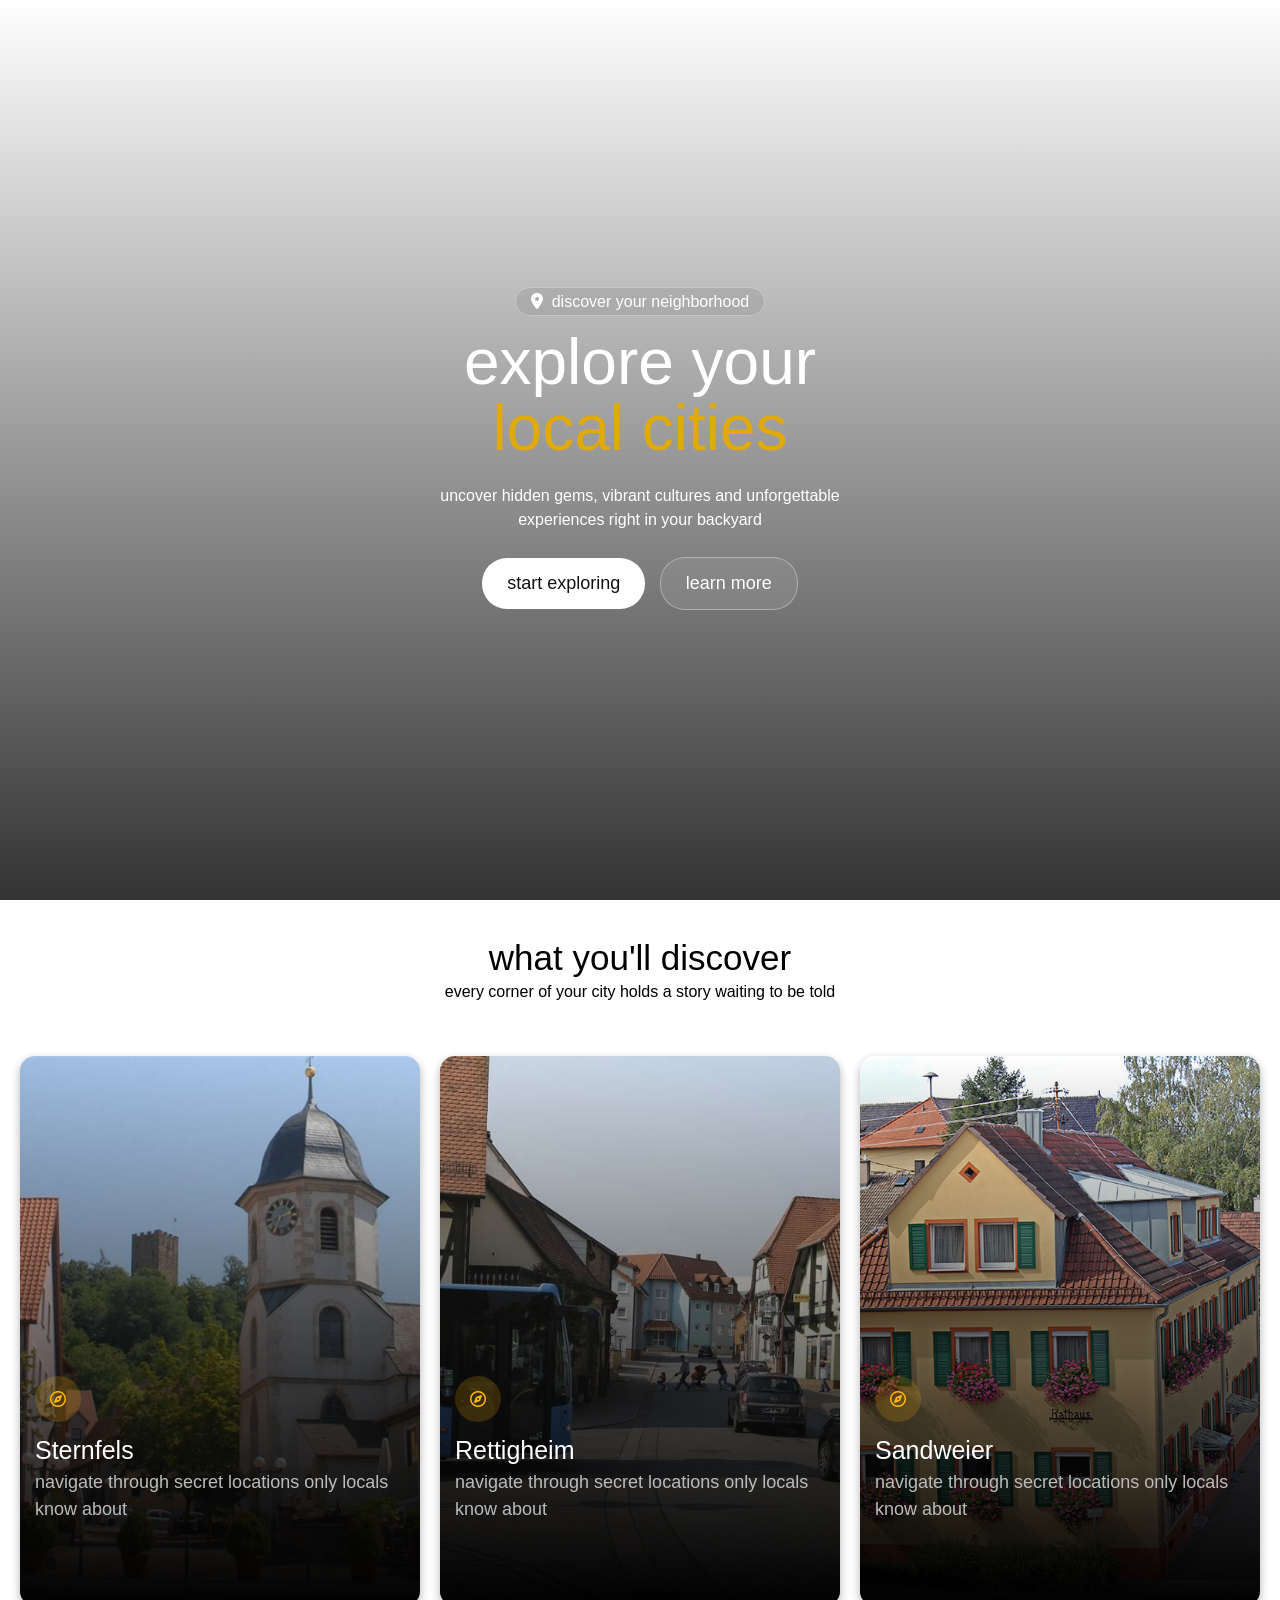
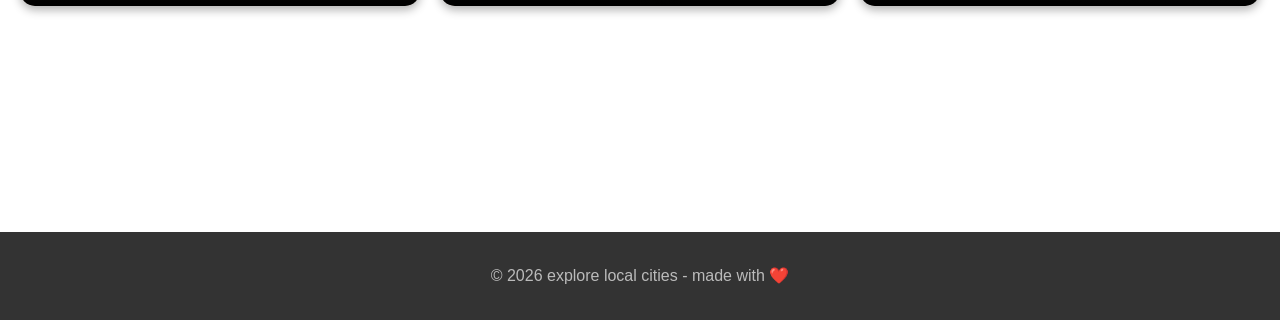
<file: index.html>
<!DOCTYPE html>
<html lang="de">
<head>
    <!-- fontawesome icons -->
    <link rel="stylesheet" href="https://cdnjs.cloudflare.com/ajax/libs/font-awesome/6.5.1/css/all.min.css">


    <meta charset="UTF-8">
    <meta name="viewport" content="width=device-width, initial-scale=1.0">
    <title>Explore Local Cities</title>
    <link rel="stylesheet" href="css/style.css">
</head>
<body>
    <main>
        <section class="hero">
            <div class="hero-text">
                <span class="hero-sign" onclick="alert('test')">
                    <i class="fa-solid fa-location-dot"></i>
                    <i class="fa-solid fa-dummy"></i>
                    discover your neighborhood
                </span>
                <h1 class="hero-h1">explore your</h1>
                <h1 class="hero-h2">local cities</h1>
                <p class="hero-p1">uncover hidden gems, vibrant cultures and unforgettable <br> 
                    experiences right in your backyard
                </p>
                <span>
                    <button id="startBtn" class="hero-btn1">start exploring</button>
                    <button id="learnBtn" class="hero-btn2">learn more</button>
                </span>
            </div>
        </section>

        <section class="orte-bereich">
            <h2>what you'll discover</h2>
            <p>every corner of your city holds a story waiting to be told</p>
            
            <div class="karten-scroller">
                
                <a href="pages/page1.html" class="karte">
                    <div class="karte-bild" style="background-image: linear-gradient(rgba(255, 255, 255, 0.073), rgba(0,0,0,1)), url('img/sternfels.png');">
                        <i class="fa-regular fa-compass karte-icon"></i>
                        <div class="karte-content">
                            <h3>Sternfels</h3>
                            <p>navigate through secret locations only locals know about</p>
                        </div>
                    </div>

                </a>

                <a href="pages/page2.html" class="karte">
                    <div class="karte-bild" style="background-image: linear-gradient(rgba(255, 255, 255, 0.073), rgba(0,0,0,1)), url('img/rettigheim.png');">
                        <i class="fa-regular fa-compass karte-icon"></i>
                        <div class="karte-content">
                            <h3>Rettigheim</h3>
                            <p>navigate through secret locations only locals know about</p>
                        </div>
                    </div>
                </a>

                <a href="#" class="karte">
                    <div class="karte-bild" style="background-image: linear-gradient(rgba(255, 255, 255, 0.073), rgba(0,0,0,1)), url('img/sandweier.png');">
                        <i class="fa-regular fa-compass karte-icon"></i>
                        <div class="karte-content">
                            <h3>Sandweier</h3>
                            <p>navigate through secret locations only locals know about</p>
                        </div>
                    </div>
                </a>

            </div>
        </section>
    </main>

    <footer>
        <p>&copy; 2026 explore local cities - made with ❤️</p>
    </footer>
<script src="js/script.js"></script>
</body>
</html>
</file>
<file: css/style.css>
/* =========================================================
   1. GLOBALE CONFIG & RESET
   ========================================================= */
:root {
    --background: #ffffff;
    --foreground: #000000;
    --textcolor: #111;
    --card-bg: #3d3d3d;
    --heroh2: #dfaa0a;
}

* {
    margin: 0;
    padding: 0;
    box-sizing: border-box;
    font-weight: 100;
}

body {
    font-family: 'Inter', sans-serif;
    line-height: 1.5;
    background-color: var(--background);
    color: var(--foreground);
}

/* =========================================================
   2. LANDING PAGE (INDEX.HTML)
   ========================================================= */
/* --- Hero Section --- */
.hero {
    height: 100vh;
    background-image: linear-gradient(rgba(255,255,255,0.2), rgba(0,0,0,0.8)), url('https://images.unsplash.com/photo-1723479812089-9f74276cf29d?crop=entropy&cs=tinysrgb&fit=max&fm=jpg&ixid=M3w3Nzg4Nzd8MHwxfHNlYXJjaHwxfHxjaXR5JTIwc3RyZWV0cyUyMGFyY2hpdGVjdHVyZXxlbnwxfHx8fDE3Njk0NDMwNTl8MA&ixlib=rb-4.1.0&q=80&w=1080');
    background-size: cover;
    background-position: center;
    display: flex;
    align-items: center;
    justify-content: center;
    text-align: center;
    -webkit-user-select: none;
    -ms-user-select: none;
    user-select: none;
}

.hero-sign {
    font-size: 16px;
    padding: 5px 15px;
    color: #fff;
    background-color: rgba(150,150,150,0.4);
    border: 1px solid rgba(255, 255, 255, 0.34);
    border-radius: 15px;
}

.hero-btn1 {
    margin: 25px 5px 0px 0px;
    font-size: 18px;
    padding: 15px 25px;
    color: #111;
    background-color: #fff;
    border: none;
    border-radius: 25px;
    cursor: pointer;
    transition: transform 0.2s;
}

.hero-btn1:hover {
    transform: scale(1.05);
}

.hero-btn2 {
    margin: 25px 0px 0px 5px;
    font-size: 18px;
    padding: 15px 25px;
    color: #fff;
    background-color: rgba(150,150,150,0.4);
    border: 1px solid rgba(255, 255, 255, 0.34);
    border-radius: 25px;
    cursor: pointer;
    transition: transform 0.2s;
}

.hero-btn2:hover {
    transform: scale(1.05);
}

.hero-p1 {
    color: #fff;
}

.hero-h1 {
    color: #fff;
    margin-bottom: -30px;
    font-size: 4rem;
}

.hero-h2 {
    color: var(--heroh2);
    font-size: 4rem;
    margin-bottom: 0.5rem;
}

/* --- Swipe Karten Bereich --- */
.orte-bereich {
    height: 100vh;
}

.orte-bereich h2 {
    padding-top: 2rem;    
    text-align: center;
    font-size: 35px;
    margin-bottom: -5px;
}

.orte-bereich p {
    text-align: center;
    margin-bottom: 2rem;
}

.karten-scroller {
    display: flex;
    overflow-x: auto; 
    gap: 20px;
    padding: 20px;
    scroll-snap-type: x mandatory; 
    justify-content: center; 
}

.karten-scroller::-webkit-scrollbar { display: none; }

.karte {
    min-width: 300px;
    height: 550px;
    background-color: transparent;
    border-radius: 15px;
    overflow: hidden;
    text-decoration: none;
    color: var(--foreground);
    scroll-snap-align: center;
    transition: transform 0.3s;
    box-shadow: 0 4px 10px rgba(0,0,0,0.3);
}

.karte:hover {
    transform: scale(1.05);
}

.karte-bild {
    height: 100%;
    background-size: cover;
    background-position: center;
    background-color: #555;
}

.karte-icon {
    margin-top: 80%;
    margin-left: 15px;
    padding: 15px;
    border: none;
    color: rgba(255, 185, 0);
    background-color: rgba(255, 187, 0, 0.174);
    border-radius: 100px;
}

.karte-content {
    margin-top: 10px;
    color: #fff;
    padding: 0 15px;
}

.karte-content h3 {
    font-size: 25px;
}

.karte-content p {
    font-size: 18px;
    text-align: left;
    color: #bbb;
}

/* =========================================================
   3. GETEILTE KOMPONENTEN FÜR UNTERSEITEN (Subpages)
   ========================================================= */
/* --- Navigation & Buttons --- */
.back_button {
    display: inline-block;
    background: linear-gradient(135deg, #4b4e55, #252626);
    color: white;
    text-decoration: none;
    font-size: 15px;
    font-weight: bold;
    border-radius: 8px;
    transition: all 0.25s ease;
    box-shadow: 0 4px 12px rgba(0,0,0,0.15);
    width: 50px;
    height: 20px;
    line-height: 16px;
    text-align: center;
}

.back_button:hover {
    transform: translateY(-2px);
    box-shadow: 0 6px 16px rgba(0,0,0,0.25);
    background: linear-gradient(135deg, #b9b7ba, #666667);
}

.menu-point {
    color: white;
    text-decoration: none;
    font-size: 1.2rem;
    transition: color 0.3s ease;
    cursor: pointer;
}

.menu-point:hover,
.menu-point.active {
    color: var(--heroh2);
    font-weight: bold;
}

/* --- Widgets (Wetter & Karte) --- */
.wrap_horiz {
    max-width: 1200px;
    margin: 4rem auto 5rem auto;
    display: flex;
    gap: 3rem;
    justify-content: space-between;
    padding: 0 2rem;
}

.weather-container, .map-container {
    flex: 1;
    background: #fff;
    padding: 2rem;
    border-radius: 20px;
    box-shadow: 0 10px 30px rgba(0,0,0,0.08);
    display: flex;
    flex-direction: column;
    align-items: center;
}

.widget-title {
    font-size: 1.4rem;
    font-weight: bold;
    margin-bottom: 1.5rem;
    color: #333;
}

.weather-frame, .map-frame {
    width: 100%;
    height: 250px;
    border-radius: 12px;
    border: none;
    box-shadow: inset 0 0 10px rgba(0,0,0,0.05);
    transition: transform 0.25s ease;
}

.weather-frame:hover, .map-frame:hover {
    transform: translateY(-2px);
}

/* --- Footer --- */
footer {
    background-color: rgba(0,0,0,0.8);
    color: #bbb;
    text-align: center;
    padding: 2rem;
    margin-top: 2rem;
}

/* =========================================================
   4. PAGE 1: STERNENFELS
   ========================================================= */
.S_Header {
    background-color: transparent;
    background-image: 
        linear-gradient(to top, #fff 0%, rgba(51, 51, 51, 0) 100%),    
        url('https://www.sternle-am-schlossbergturm.de/images/Luftbild-Natur-Sonne-Wolken-Sternenfels-Turm-Luftaufnahme-2000x1200.jpeg');
    filter: grayscale(20%); 
    background-size: cover; 
    background-position: center; 
    background-repeat: no-repeat; 
    color: white;
    padding: 2rem; /* Platzhalter, falls kein festes Height gesetzt war */
}

.S_Header h1 {
    color: #dfaa0a;
    font-weight: bolder;
}

.activity img {
    border-radius: 8px;
    transition: all 0.25s ease;
    box-shadow: 0 6px 16px rgba(0,0,0,0.25);
    width: 100%;
    max-width: 800px;
    height: auto; /* Besser für Responsiveness als feste 400px */
}

.activity img:hover {
    transform: translateY(-2px);
}

.activities h2 {
    position: relative;
    left: 1%;
}

/* =========================================================
   5. PAGE 2: RETTIGHEIM
   ========================================================= */
.R_Header {
    background: linear-gradient(to bottom, rgba(0, 0, 0, 0.7), rgba(0, 0, 0, 0.2)), 
                url('https://upload.wikimedia.org/wikipedia/commons/f/f8/Von_Malsch_Blick_auf_Rettigheim.JPG') center/cover no-repeat;
    height: 40vh;
    display: flex;
    flex-direction: column;
    justify-content: center;
    align-items: center;
    color: white;
    text-align: center;
    position: relative;
    box-shadow: 0 4px 10px rgba(0,0,0,0.3);
}

.R_Header h1 {
    font-size: 4rem;
    margin-bottom: 1rem;
    color: var(--heroh2);
    text-shadow: 2px 2px 4px rgba(0,0,0,0.5);
    font-weight: bold;
}

.R_Header nav ul {
    display: flex;
    gap: 30px;
    list-style: none;
    align-items: center;
    padding: 0;
}

.wappen {
    position: absolute;
    right: 5%;
    top: 50%;
    transform: translateY(-50%);
    width: 120px !important; 
    filter: drop-shadow(0 4px 8px rgba(0,0,0,0.5));
}
/* --- Content Alternating Grid Layout (FIXED) --- */
.info-page {
    max-width: 1200px; 
    margin: 4rem auto;
    padding: 0 2rem;
    display: flex;
    flex-direction: column;
    gap: 4rem; 
}

/* Wir nutzen Grid für saubere Spalten */
.info-page section {
    display: grid;
    grid-template-columns: 1fr 1fr; /* Zwei exakt gleich große Spalten */
    gap: 1rem 4rem; /* 1rem Platz unter dem Titel, 4rem Platz zwischen Text und Bild */
    background: #fdfdfd;
    padding: 2.5rem;
    border-radius: 20px;
    box-shadow: 0 10px 30px rgba(0,0,0,0.05); 
    align-items: center; /* Zentriert das Bild vertikal */
}

/* 1. Ungerade Sektionen (Titel & Text links, Bild rechts) */
.info-page section h2 {
    grid-column: 1 / 2;
    grid-row: 1; /* Erste Zeile */
    font-size: 2.2rem;
    color: #222;
    margin-bottom: 0;
    font-weight: bold;
}

.info-page section p {
    grid-column: 1 / 2;
    grid-row: 2; /* Zweite Zeile, direkt unter dem Titel */
    font-size: 1.1rem;
    line-height: 1.8;
    color: #555;
    text-align: justify;
}

.info-img {
    grid-column: 2 / 3;
    grid-row: 1 / 3; /* Das Bild nimmt beide Zeilen (Titel + Text) in der Höhe ein */
    width: 100%;
    max-width: 500px;
    height: 350px;
    object-fit: cover; 
    border-radius: 15px;
    box-shadow: 0 8px 25px rgba(0,0,0,0.15);
    transition: transform 0.3s ease;
    justify-self: center; /* Zentriert das Bild horizontal in seiner Spalte */
}

/* 2. Gerade Sektionen (Bild links, Titel & Text rechts) */
.info-page section:nth-child(even) h2,
.info-page section:nth-child(even) p {
    grid-column: 2 / 3; /* Schiebt Titel und Text in die rechte Spalte */
}

.info-page section:nth-child(even) .info-img {
    grid-column: 1 / 2; /* Schiebt das Bild in die linke Spalte */
}

.info-img:hover {
    transform: translateY(-5px);
}
</file>
